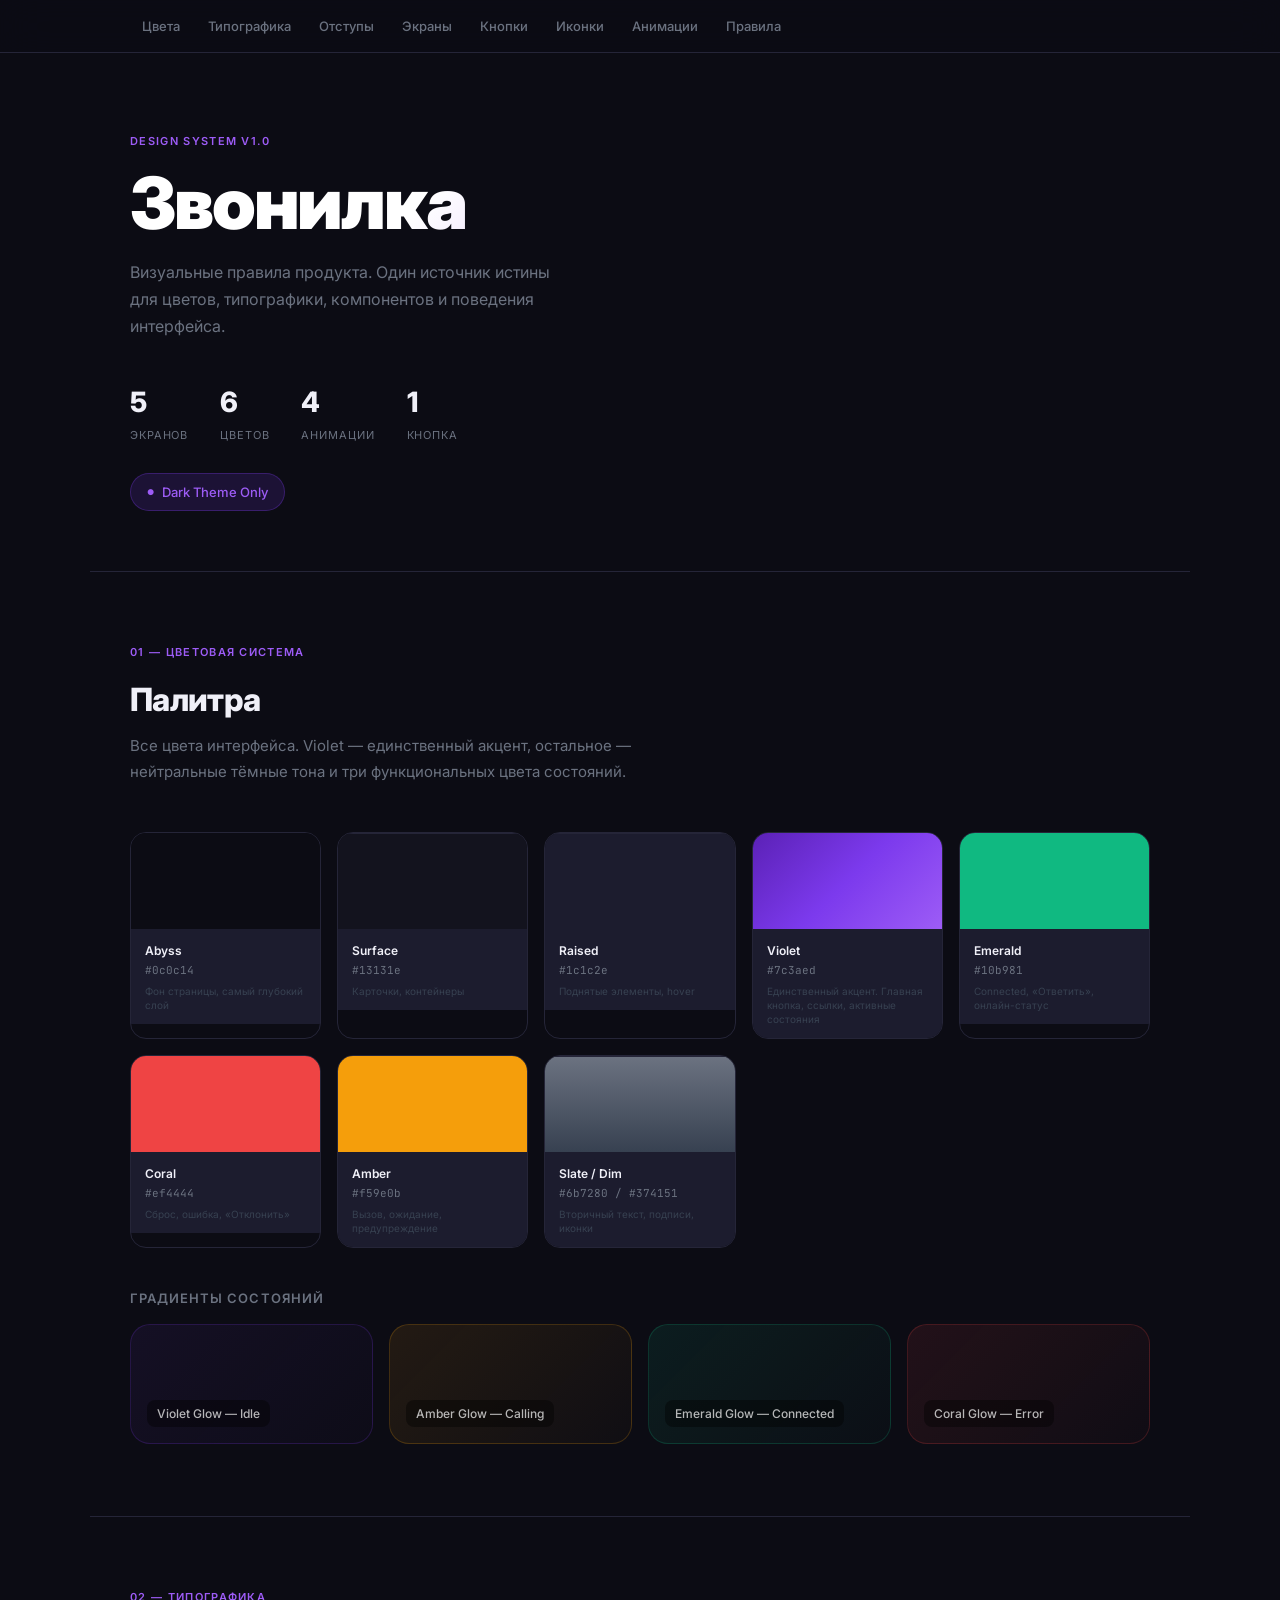
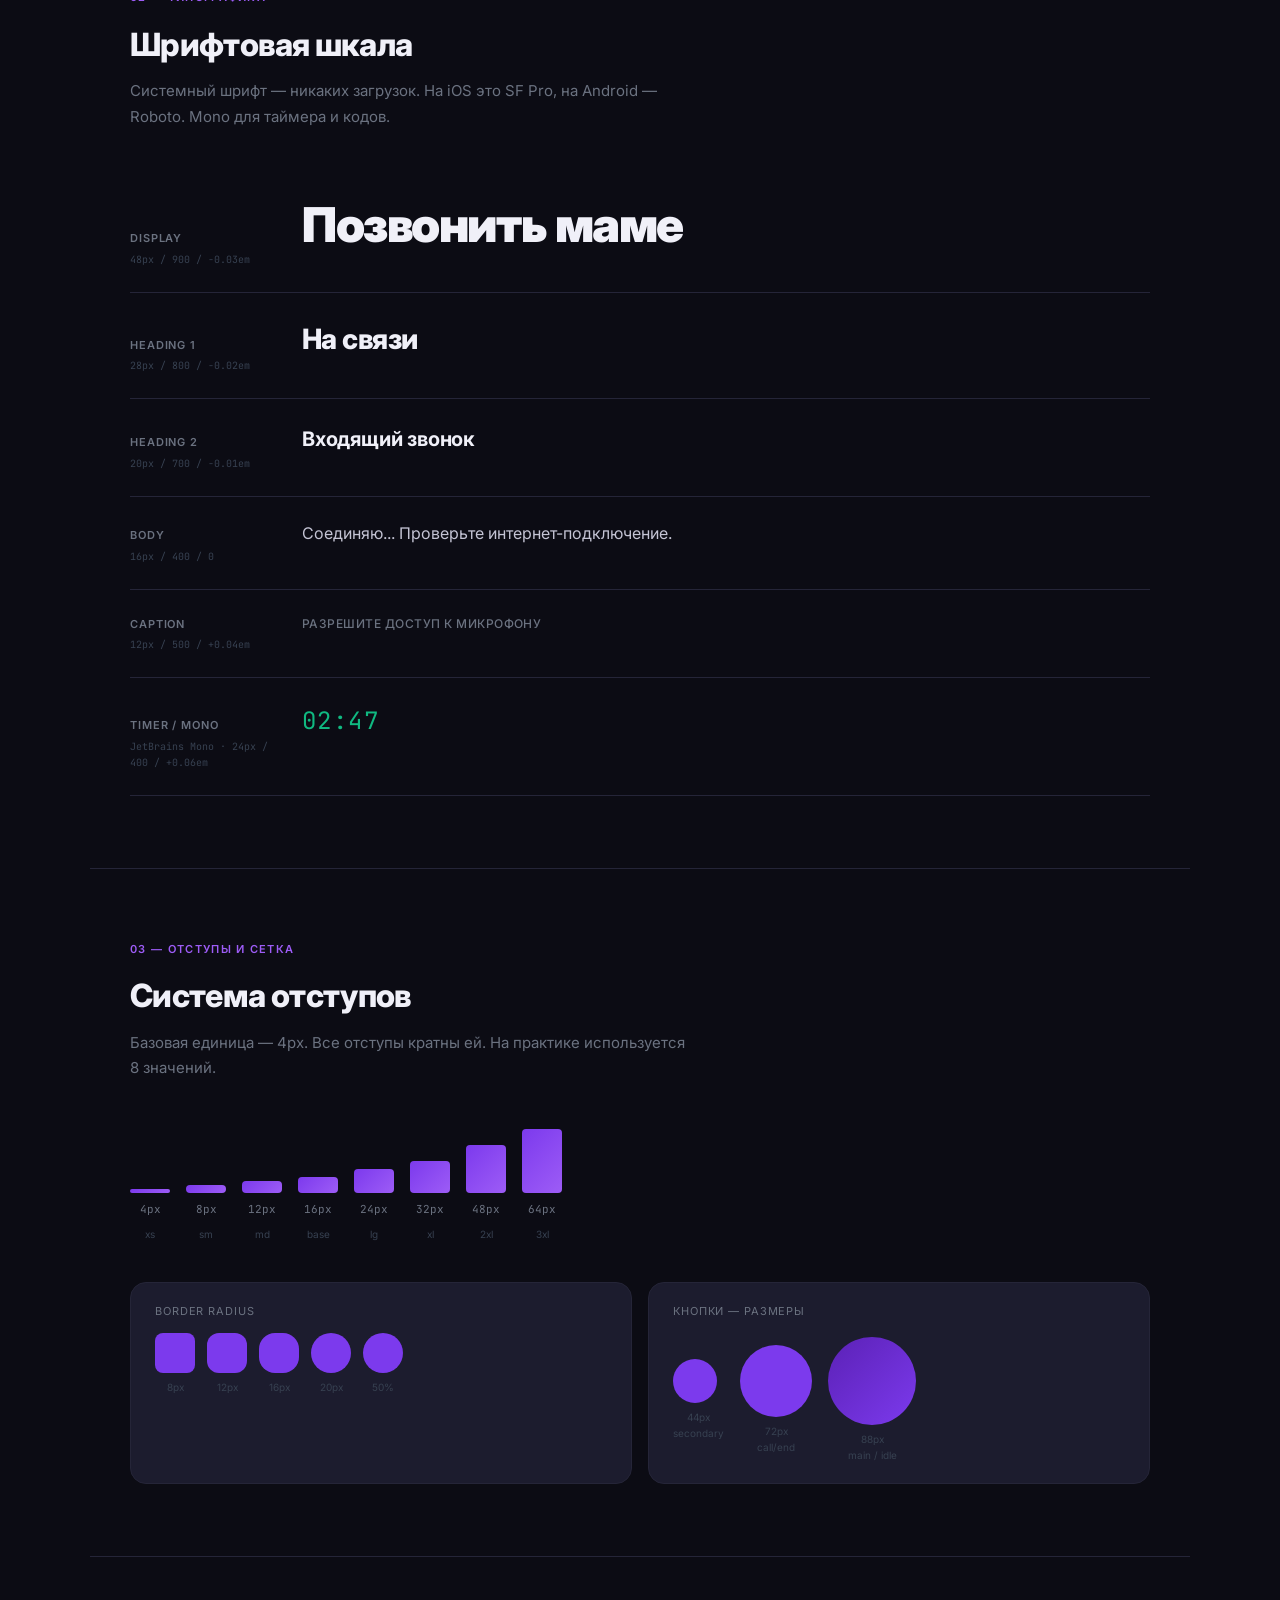
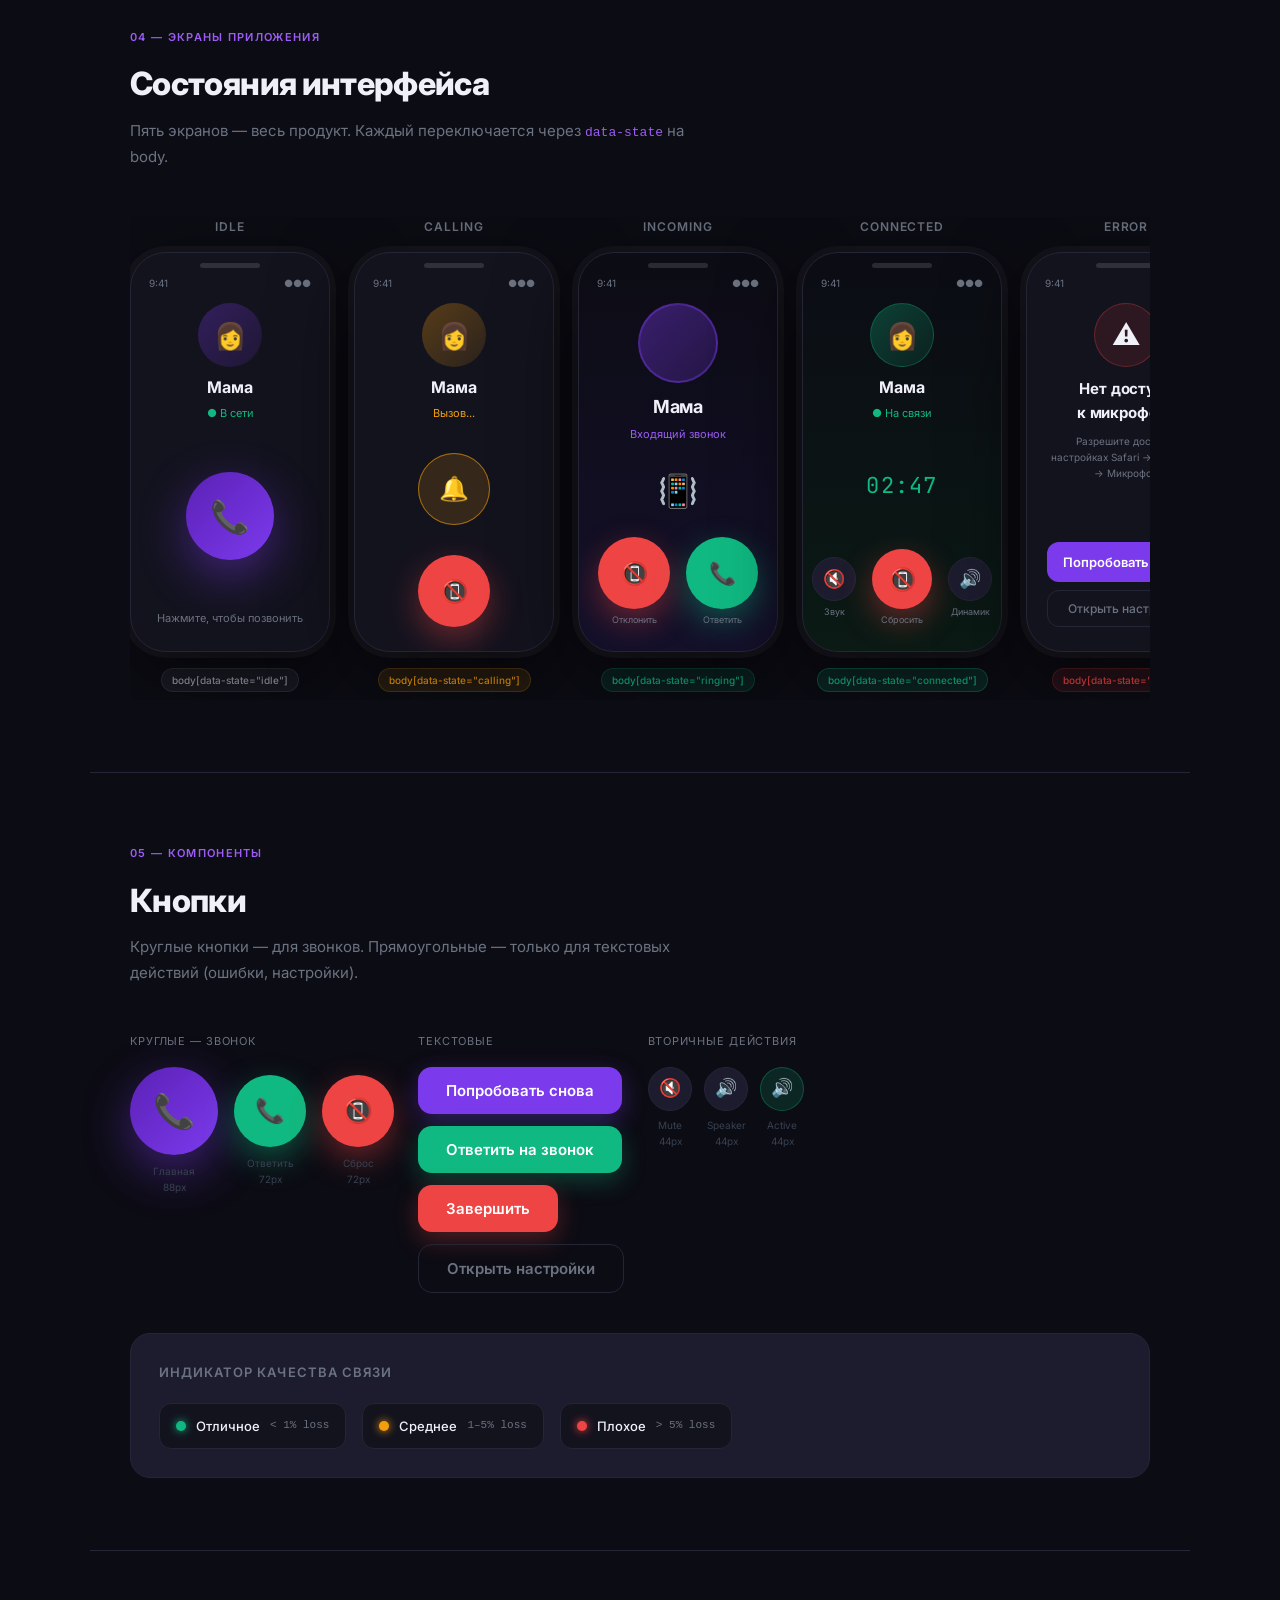
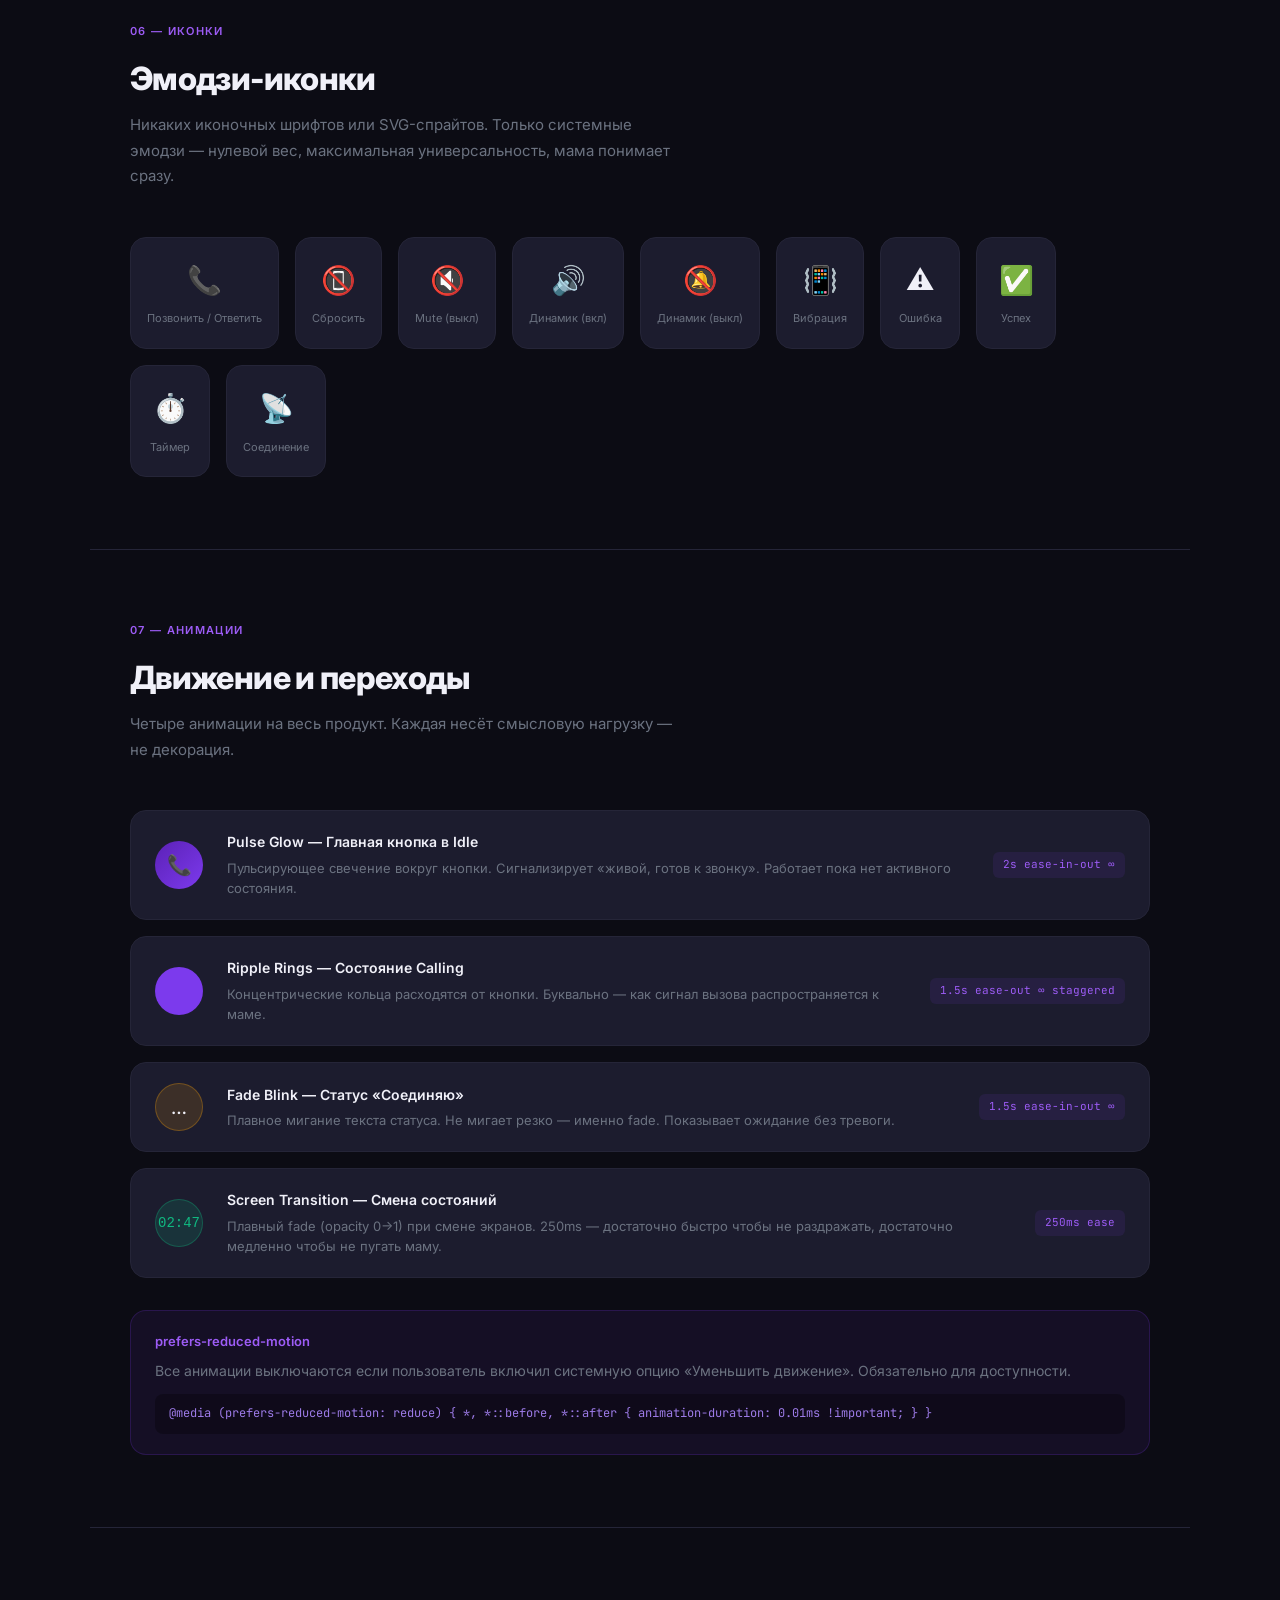
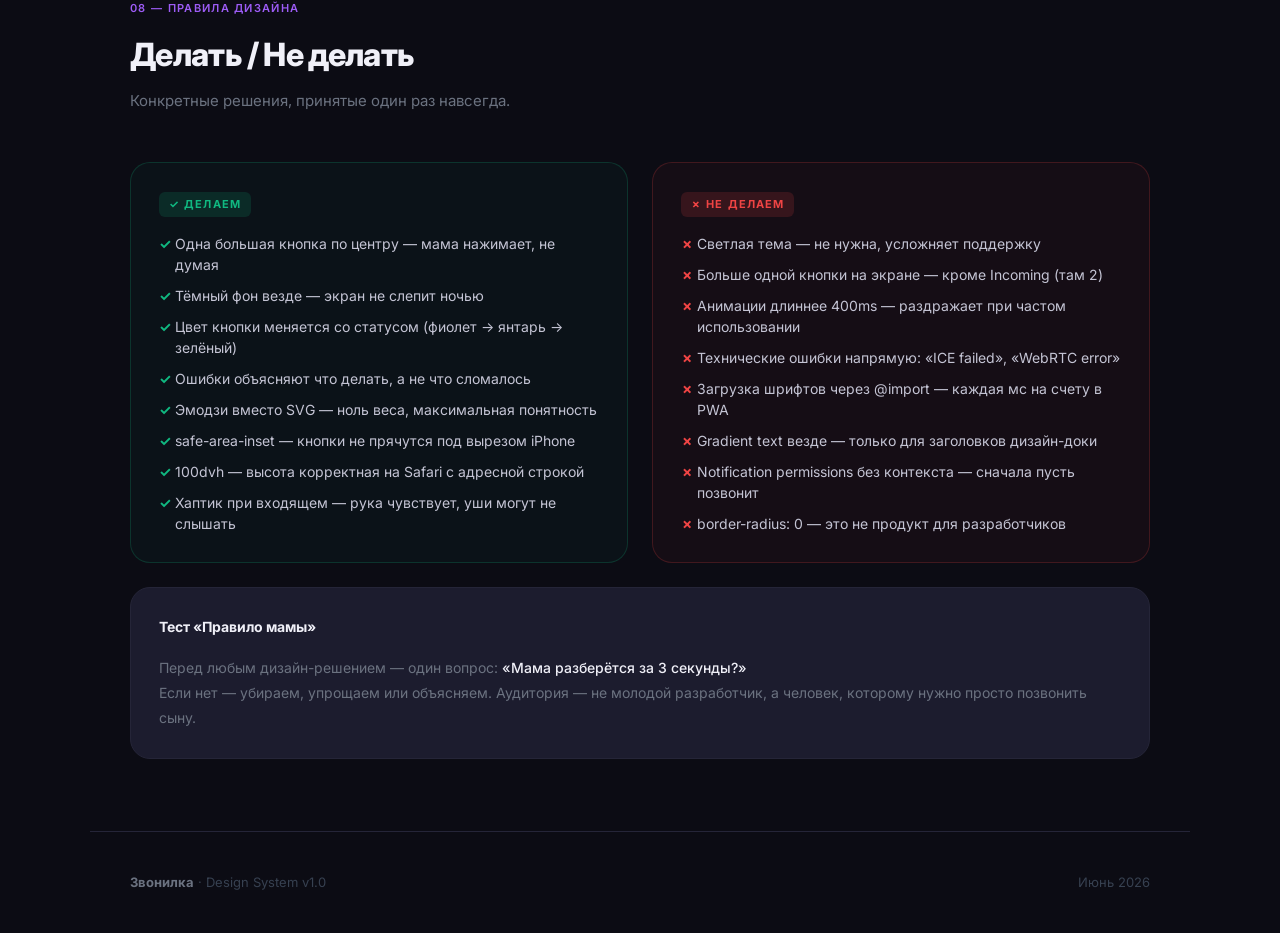
<file: .gemini/design-guideline.html>
<!DOCTYPE html>
<html lang="ru">
<head>
<meta charset="UTF-8">
<meta name="viewport" content="width=device-width, initial-scale=1.0">
<title>Звонилка — Design Guidelines</title>
<style>
  @import url('https://fonts.googleapis.com/css2?family=Inter:wght@300;400;500;600;700;800;900&family=JetBrains+Mono:wght@400;500&display=swap');

  *, *::before, *::after { box-sizing: border-box; margin: 0; padding: 0; }

  :root {
    --abyss:    #0c0c14;
    --surface:  #13131e;
    --raised:   #1c1c2e;
    --border:   #252538;
    --violet:   #7c3aed;
    --violet-l: #9d5cf6;
    --violet-d: #5b21b6;
    --emerald:  #10b981;
    --coral:    #ef4444;
    --amber:    #f59e0b;
    --text:     #f0f0f8;
    --muted:    #6b7280;
    --dim:      #374151;
  }

  html { scroll-behavior: smooth; }

  body {
    background: var(--abyss);
    color: var(--text);
    font-family: 'Inter', -apple-system, sans-serif;
    font-size: 15px;
    line-height: 1.6;
  }

  /* ── HERO ── */
  .hero {
    padding: 80px 40px 60px;
    max-width: 1100px;
    margin: 0 auto;
    display: flex;
    align-items: flex-end;
    justify-content: space-between;
    gap: 40px;
    border-bottom: 1px solid var(--border);
  }
  .hero-left { flex: 1; }
  .hero-eyebrow {
    font-size: 11px;
    font-weight: 600;
    letter-spacing: .12em;
    text-transform: uppercase;
    color: var(--violet-l);
    margin-bottom: 16px;
  }
  .hero-title {
    font-size: clamp(42px, 6vw, 72px);
    font-weight: 900;
    letter-spacing: -0.03em;
    line-height: 1;
    background: linear-gradient(135deg, #fff 30%, var(--violet-l) 100%);
    -webkit-background-clip: text;
    -webkit-text-fill-color: transparent;
    background-clip: text;
  }
  .hero-sub {
    margin-top: 20px;
    color: var(--muted);
    font-size: 16px;
    max-width: 420px;
    line-height: 1.7;
  }
  .hero-meta {
    display: flex;
    gap: 32px;
    margin-top: 40px;
  }
  .hero-stat { }
  .hero-stat-val {
    font-size: 28px;
    font-weight: 800;
    color: var(--text);
    letter-spacing: -0.02em;
  }
  .hero-stat-lbl {
    font-size: 11px;
    color: var(--muted);
    text-transform: uppercase;
    letter-spacing: .08em;
    margin-top: 2px;
  }
  .hero-badge {
    display: inline-flex;
    align-items: center;
    gap: 8px;
    background: rgba(124,58,237,.15);
    border: 1px solid rgba(124,58,237,.3);
    color: var(--violet-l);
    padding: 8px 16px;
    border-radius: 100px;
    font-size: 13px;
    font-weight: 500;
    margin-top: 28px;
  }
  .hero-badge::before { content: '●'; font-size: 8px; }

  /* ── SECTION ── */
  section {
    max-width: 1100px;
    margin: 0 auto;
    padding: 72px 40px;
    border-bottom: 1px solid var(--border);
  }
  .section-label {
    font-size: 11px;
    font-weight: 600;
    letter-spacing: .12em;
    text-transform: uppercase;
    color: var(--violet-l);
    margin-bottom: 12px;
  }
  .section-title {
    font-size: 32px;
    font-weight: 800;
    letter-spacing: -0.02em;
    margin-bottom: 8px;
  }
  .section-desc {
    color: var(--muted);
    font-size: 15px;
    max-width: 560px;
    margin-bottom: 48px;
    line-height: 1.7;
  }

  /* ── COLORS ── */
  .color-grid {
    display: grid;
    grid-template-columns: repeat(auto-fill, minmax(160px, 1fr));
    gap: 16px;
  }
  .color-card {
    border-radius: 16px;
    overflow: hidden;
    border: 1px solid var(--border);
    cursor: pointer;
    transition: transform .15s, box-shadow .15s;
  }
  .color-card:hover { transform: translateY(-2px); box-shadow: 0 12px 40px rgba(0,0,0,.4); }
  .color-swatch {
    height: 96px;
    position: relative;
  }
  .color-swatch-main { width: 100%; height: 100%; }
  .color-info {
    background: var(--raised);
    padding: 12px 14px;
  }
  .color-name { font-size: 12px; font-weight: 600; color: var(--text); }
  .color-hex {
    font-family: 'JetBrains Mono', monospace;
    font-size: 11px;
    color: var(--muted);
    margin-top: 2px;
  }
  .color-role { font-size: 10px; color: var(--dim); margin-top: 4px; line-height: 1.4; }

  /* ── TYPOGRAPHY ── */
  .type-scale { display: flex; flex-direction: column; gap: 0; }
  .type-row {
    display: flex;
    align-items: baseline;
    gap: 32px;
    padding: 24px 0;
    border-bottom: 1px solid var(--border);
  }
  .type-meta {
    width: 140px;
    flex-shrink: 0;
  }
  .type-label { font-size: 11px; font-weight: 600; color: var(--muted); text-transform: uppercase; letter-spacing: .08em; }
  .type-spec { font-size: 10px; color: var(--dim); margin-top: 4px; font-family: 'JetBrains Mono', monospace; }
  .type-sample { flex: 1; }

  /* ── SPACING ── */
  .spacing-grid { display: flex; flex-wrap: wrap; gap: 16px; align-items: flex-end; }
  .spacing-item { display: flex; flex-direction: column; align-items: center; gap: 8px; }
  .spacing-bar {
    background: linear-gradient(135deg, var(--violet), var(--violet-l));
    border-radius: 4px;
    width: 40px;
  }
  .spacing-val { font-size: 11px; font-family: 'JetBrains Mono', monospace; color: var(--muted); }
  .spacing-name { font-size: 10px; color: var(--dim); }

  /* ── PHONE MOCKUPS ── */
  .phones-row {
    display: flex;
    gap: 24px;
    overflow-x: auto;
    padding-bottom: 8px;
    scrollbar-width: none;
  }
  .phones-row::-webkit-scrollbar { display: none; }
  .phone-wrap {
    flex-shrink: 0;
    display: flex;
    flex-direction: column;
    align-items: center;
    gap: 16px;
  }
  .phone-label {
    font-size: 12px;
    font-weight: 600;
    color: var(--muted);
    text-transform: uppercase;
    letter-spacing: .08em;
  }
  .phone-state-tag {
    font-size: 10px;
    padding: 3px 10px;
    border-radius: 100px;
    font-weight: 500;
  }
  .tag-idle    { background: rgba(107,114,128,.15); color: #9ca3af; border: 1px solid rgba(107,114,128,.2); }
  .tag-calling { background: rgba(245,158,11,.12);  color: var(--amber); border: 1px solid rgba(245,158,11,.2); }
  .tag-ring    { background: rgba(16,185,129,.12);  color: var(--emerald); border: 1px solid rgba(16,185,129,.2); }
  .tag-conn    { background: rgba(16,185,129,.15);  color: var(--emerald); border: 1px solid rgba(16,185,129,.3); }
  .tag-err     { background: rgba(239,68,68,.12);   color: var(--coral); border: 1px solid rgba(239,68,68,.2); }

  .phone {
    width: 200px;
    height: 400px;
    background: var(--surface);
    border-radius: 36px;
    border: 1.5px solid var(--border);
    position: relative;
    overflow: hidden;
    box-shadow:
      0 0 0 6px rgba(255,255,255,.03),
      0 24px 80px rgba(0,0,0,.6);
    display: flex;
    flex-direction: column;
    align-items: center;
  }

  /* Notch */
  .phone::before {
    content: '';
    position: absolute;
    top: 10px;
    left: 50%;
    transform: translateX(-50%);
    width: 60px;
    height: 5px;
    background: rgba(255,255,255,.12);
    border-radius: 100px;
    z-index: 10;
  }

  /* Status bar */
  .phone-statusbar {
    width: 100%;
    display: flex;
    justify-content: space-between;
    align-items: center;
    padding: 22px 18px 0;
    font-size: 10px;
    color: var(--muted);
    flex-shrink: 0;
  }

  /* Screen area */
  .phone-screen {
    flex: 1;
    width: 100%;
    display: flex;
    flex-direction: column;
    align-items: center;
    justify-content: space-between;
    padding: 12px 20px 24px;
  }

  .phone-avatar {
    width: 64px;
    height: 64px;
    border-radius: 50%;
    display: flex;
    align-items: center;
    justify-content: center;
    font-size: 26px;
    flex-shrink: 0;
  }

  .phone-name {
    font-size: 16px;
    font-weight: 700;
    text-align: center;
    margin-top: 8px;
    letter-spacing: -0.01em;
  }
  .phone-status {
    font-size: 11px;
    color: var(--muted);
    text-align: center;
    margin-top: 4px;
  }

  .phone-big-btn {
    width: 72px;
    height: 72px;
    border-radius: 50%;
    display: flex;
    align-items: center;
    justify-content: center;
    flex-shrink: 0;
    position: relative;
  }
  .phone-big-btn svg { width: 28px; height: 28px; }

  /* Pulse rings */
  .pulse-ring {
    position: absolute;
    border-radius: 50%;
    animation: pulse-out 2s ease-out infinite;
    pointer-events: none;
  }
  .pulse-ring:nth-child(2) { animation-delay: .5s; }
  .pulse-ring:nth-child(3) { animation-delay: 1s; }
  @keyframes pulse-out {
    0%   { transform: scale(1); opacity: .4; }
    100% { transform: scale(2.2); opacity: 0; }
  }

  .phone-actions {
    display: flex;
    gap: 16px;
    align-items: center;
    flex-shrink: 0;
  }
  .phone-sm-btn {
    width: 44px;
    height: 44px;
    border-radius: 50%;
    display: flex;
    align-items: center;
    justify-content: center;
    font-size: 18px;
  }

  .phone-timer {
    font-family: 'JetBrains Mono', monospace;
    font-size: 22px;
    font-weight: 400;
    letter-spacing: .06em;
    color: var(--emerald);
  }

  /* ── BUTTONS ── */
  .btn-showcase {
    display: flex;
    flex-wrap: wrap;
    gap: 24px;
    align-items: flex-start;
  }
  .btn-group { display: flex; flex-direction: column; gap: 12px; align-items: flex-start; }
  .btn-group-label { font-size: 11px; color: var(--muted); text-transform: uppercase; letter-spacing: .08em; margin-bottom: 4px; }

  .btn {
    display: inline-flex;
    align-items: center;
    justify-content: center;
    gap: 8px;
    border: none;
    cursor: pointer;
    font-family: inherit;
    font-weight: 600;
    transition: transform .15s, opacity .15s, box-shadow .15s;
    text-decoration: none;
    white-space: nowrap;
  }
  .btn:hover { transform: translateY(-1px); }
  .btn:active { transform: translateY(0) scale(.97); }

  .btn-primary {
    background: var(--violet);
    color: #fff;
    padding: 14px 28px;
    border-radius: 14px;
    font-size: 15px;
    box-shadow: 0 8px 24px rgba(124,58,237,.35);
  }
  .btn-primary:hover { box-shadow: 0 12px 32px rgba(124,58,237,.5); }

  .btn-danger {
    background: var(--coral);
    color: #fff;
    padding: 14px 28px;
    border-radius: 14px;
    font-size: 15px;
    box-shadow: 0 8px 24px rgba(239,68,68,.3);
  }
  .btn-success {
    background: var(--emerald);
    color: #fff;
    padding: 14px 28px;
    border-radius: 14px;
    font-size: 15px;
    box-shadow: 0 8px 24px rgba(16,185,129,.3);
  }
  .btn-ghost {
    background: transparent;
    color: var(--muted);
    border: 1px solid var(--border);
    padding: 14px 28px;
    border-radius: 14px;
    font-size: 15px;
  }
  .btn-ghost:hover { border-color: var(--dim); color: var(--text); background: var(--raised); }

  .btn-call {
    width: 72px;
    height: 72px;
    border-radius: 50%;
    font-size: 28px;
    background: var(--violet);
    color: #fff;
    box-shadow: 0 0 0 0 rgba(124,58,237,.4);
  }
  .btn-call-idle {
    width: 88px;
    height: 88px;
    border-radius: 50%;
    font-size: 34px;
    background: linear-gradient(135deg, var(--violet-d), var(--violet));
    color: #fff;
    box-shadow: 0 16px 48px rgba(124,58,237,.45);
  }
  .btn-hangup {
    width: 72px;
    height: 72px;
    border-radius: 50%;
    font-size: 26px;
    background: var(--coral);
    color: #fff;
    box-shadow: 0 12px 32px rgba(239,68,68,.4);
  }
  .btn-answer {
    width: 72px;
    height: 72px;
    border-radius: 50%;
    font-size: 26px;
    background: var(--emerald);
    color: #fff;
    box-shadow: 0 12px 32px rgba(16,185,129,.4);
  }
  .btn-sm {
    padding: 8px 16px;
    border-radius: 10px;
    font-size: 13px;
  }

  /* ── ICONS SECTION ── */
  .icon-grid {
    display: flex;
    flex-wrap: wrap;
    gap: 16px;
  }
  .icon-item {
    display: flex;
    flex-direction: column;
    align-items: center;
    gap: 8px;
    padding: 20px 16px;
    background: var(--raised);
    border-radius: 16px;
    border: 1px solid var(--border);
    min-width: 80px;
  }
  .icon-item span { font-size: 28px; }
  .icon-item small { font-size: 11px; color: var(--muted); text-align: center; }

  /* ── RULES ── */
  .rules-grid {
    display: grid;
    grid-template-columns: 1fr 1fr;
    gap: 24px;
  }
  .rule-card {
    background: var(--raised);
    border-radius: 20px;
    padding: 28px;
    border: 1px solid var(--border);
  }
  .rule-card.do { border-color: rgba(16,185,129,.2); background: rgba(16,185,129,.04); }
  .rule-card.dont { border-color: rgba(239,68,68,.2); background: rgba(239,68,68,.04); }
  .rule-tag {
    display: inline-block;
    font-size: 11px;
    font-weight: 700;
    letter-spacing: .1em;
    text-transform: uppercase;
    margin-bottom: 16px;
    padding: 4px 10px;
    border-radius: 6px;
  }
  .rule-tag.do   { background: rgba(16,185,129,.15); color: var(--emerald); }
  .rule-tag.dont { background: rgba(239,68,68,.15); color: var(--coral); }
  .rule-card ul { list-style: none; display: flex; flex-direction: column; gap: 10px; }
  .rule-card li { font-size: 14px; color: #c4c4d4; line-height: 1.5; padding-left: 16px; position: relative; }
  .rule-card.do li::before   { content: '✓'; position: absolute; left: 0; color: var(--emerald); font-weight: 700; }
  .rule-card.dont li::before { content: '✗'; position: absolute; left: 0; color: var(--coral); font-weight: 700; }

  /* ── MOTION ── */
  .motion-grid { display: flex; flex-direction: column; gap: 16px; }
  .motion-row {
    display: flex;
    align-items: center;
    gap: 24px;
    padding: 20px 24px;
    background: var(--raised);
    border-radius: 16px;
    border: 1px solid var(--border);
  }
  .motion-demo {
    width: 48px;
    height: 48px;
    flex-shrink: 0;
    border-radius: 50%;
    background: var(--violet);
    display: flex;
    align-items: center;
    justify-content: center;
    font-size: 20px;
  }
  .motion-info { flex: 1; }
  .motion-name { font-weight: 600; font-size: 14px; }
  .motion-desc { font-size: 13px; color: var(--muted); margin-top: 4px; }
  .motion-code { font-family: 'JetBrains Mono', monospace; font-size: 11px; color: var(--violet-l); background: rgba(124,58,237,.1); padding: 4px 10px; border-radius: 6px; white-space: nowrap; }

  /* ── ANIMATIONS for demo ── */
  .demo-pulse { animation: pulse-btn 2s ease-in-out infinite; }
  @keyframes pulse-btn {
    0%, 100% { box-shadow: 0 16px 48px rgba(124,58,237,.45); }
    50% { box-shadow: 0 16px 48px rgba(124,58,237,.8), 0 0 0 12px rgba(124,58,237,.15); }
  }
  .demo-ripple-btn {
    background: var(--violet);
    width: 48px; height: 48px;
    border-radius: 50%;
    animation: ripple-demo 1.5s ease-out infinite;
  }
  @keyframes ripple-demo {
    0%   { box-shadow: 0 0 0 0 rgba(124,58,237,.5); }
    100% { box-shadow: 0 0 0 20px rgba(124,58,237,.0); }
  }
  .demo-fade {
    animation: fade-blink 2s ease-in-out infinite;
  }
  @keyframes fade-blink { 0%,100%{opacity:1} 50%{opacity:.3} }
  .demo-slide {
    animation: slide-up-demo 2s ease-in-out infinite;
  }
  @keyframes slide-up-demo {
    0%,100% { transform: translateY(0); opacity:1; }
    50% { transform: translateY(-6px); opacity:.6; }
  }

  /* ── GRADIENT BG DETAIL ── */
  .gradient-detail {
    display: flex;
    gap: 16px;
    flex-wrap: wrap;
  }
  .gradient-card {
    flex: 1;
    min-width: 200px;
    height: 120px;
    border-radius: 20px;
    position: relative;
    overflow: hidden;
    display: flex;
    align-items: flex-end;
    padding: 16px;
  }
  .gradient-card span {
    font-size: 12px;
    color: rgba(255,255,255,.7);
    background: rgba(0,0,0,.4);
    padding: 4px 10px;
    border-radius: 8px;
    font-weight: 500;
  }

  /* ── FOOTER ── */
  .footer {
    max-width: 1100px;
    margin: 0 auto;
    padding: 40px;
    display: flex;
    justify-content: space-between;
    align-items: center;
    color: var(--dim);
    font-size: 13px;
  }
  .footer strong { color: var(--muted); }

  /* ── NAV ── */
  .nav {
    position: sticky;
    top: 0;
    z-index: 100;
    background: rgba(12,12,20,.85);
    backdrop-filter: blur(20px);
    border-bottom: 1px solid var(--border);
  }
  .nav-inner {
    max-width: 1100px;
    margin: 0 auto;
    padding: 0 40px;
    display: flex;
    align-items: center;
    gap: 4px;
    height: 52px;
    overflow-x: auto;
    scrollbar-width: none;
  }
  .nav-inner::-webkit-scrollbar { display: none; }
  .nav-link {
    color: var(--muted);
    text-decoration: none;
    font-size: 13px;
    font-weight: 500;
    padding: 6px 12px;
    border-radius: 8px;
    white-space: nowrap;
    transition: color .15s, background .15s;
  }
  .nav-link:hover { color: var(--text); background: var(--raised); }

  /* SVG phone icons */
  svg.phone-icon { fill: none; stroke: currentColor; stroke-width: 2; stroke-linecap: round; stroke-linejoin: round; }
</style>
</head>
<body>

<!-- NAV -->
<nav class="nav">
  <div class="nav-inner">
    <a href="#colors" class="nav-link">Цвета</a>
    <a href="#typography" class="nav-link">Типографика</a>
    <a href="#spacing" class="nav-link">Отступы</a>
    <a href="#screens" class="nav-link">Экраны</a>
    <a href="#buttons" class="nav-link">Кнопки</a>
    <a href="#icons" class="nav-link">Иконки</a>
    <a href="#motion" class="nav-link">Анимации</a>
    <a href="#rules" class="nav-link">Правила</a>
  </div>
</nav>

<!-- HERO -->
<div class="hero">
  <div class="hero-left">
    <div class="hero-eyebrow">Design System v1.0</div>
    <h1 class="hero-title">Звонилка</h1>
    <p class="hero-sub">Визуальные правила продукта. Один источник истины для цветов, типографики, компонентов и поведения интерфейса.</p>
    <div class="hero-meta">
      <div class="hero-stat">
        <div class="hero-stat-val">5</div>
        <div class="hero-stat-lbl">экранов</div>
      </div>
      <div class="hero-stat">
        <div class="hero-stat-val">6</div>
        <div class="hero-stat-lbl">цветов</div>
      </div>
      <div class="hero-stat">
        <div class="hero-stat-val">4</div>
        <div class="hero-stat-lbl">анимации</div>
      </div>
      <div class="hero-stat">
        <div class="hero-stat-val">1</div>
        <div class="hero-stat-lbl">кнопка</div>
      </div>
    </div>
    <div class="hero-badge">Dark Theme Only</div>
  </div>
</div>

<!-- COLORS -->
<section id="colors">
  <div class="section-label">01 — Цветовая система</div>
  <h2 class="section-title">Палитра</h2>
  <p class="section-desc">Все цвета интерфейса. Violet — единственный акцент, остальное — нейтральные тёмные тона и три функциональных цвета состояний.</p>

  <div class="color-grid">
    <div class="color-card">
      <div class="color-swatch" style="background:#0c0c14;"></div>
      <div class="color-info">
        <div class="color-name">Abyss</div>
        <div class="color-hex">#0c0c14</div>
        <div class="color-role">Фон страницы, самый глубокий слой</div>
      </div>
    </div>
    <div class="color-card">
      <div class="color-swatch" style="background:#13131e; border-top: 1px solid #252538;"></div>
      <div class="color-info">
        <div class="color-name">Surface</div>
        <div class="color-hex">#13131e</div>
        <div class="color-role">Карточки, контейнеры</div>
      </div>
    </div>
    <div class="color-card">
      <div class="color-swatch" style="background:#1c1c2e; border-top: 1px solid #252538;"></div>
      <div class="color-info">
        <div class="color-name">Raised</div>
        <div class="color-hex">#1c1c2e</div>
        <div class="color-role">Поднятые элементы, hover</div>
      </div>
    </div>
    <div class="color-card">
      <div class="color-swatch" style="background:linear-gradient(135deg, #5b21b6, #7c3aed, #9d5cf6);"></div>
      <div class="color-info">
        <div class="color-name">Violet</div>
        <div class="color-hex">#7c3aed</div>
        <div class="color-role">Единственный акцент. Главная кнопка, ссылки, активные состояния</div>
      </div>
    </div>
    <div class="color-card">
      <div class="color-swatch" style="background:#10b981;"></div>
      <div class="color-info">
        <div class="color-name">Emerald</div>
        <div class="color-hex">#10b981</div>
        <div class="color-role">Connected, «Ответить», онлайн-статус</div>
      </div>
    </div>
    <div class="color-card">
      <div class="color-swatch" style="background:#ef4444;"></div>
      <div class="color-info">
        <div class="color-name">Coral</div>
        <div class="color-hex">#ef4444</div>
        <div class="color-role">Сброс, ошибка, «Отклонить»</div>
      </div>
    </div>
    <div class="color-card">
      <div class="color-swatch" style="background:#f59e0b;"></div>
      <div class="color-info">
        <div class="color-name">Amber</div>
        <div class="color-hex">#f59e0b</div>
        <div class="color-role">Вызов, ожидание, предупреждение</div>
      </div>
    </div>
    <div class="color-card">
      <div class="color-swatch" style="background:linear-gradient(180deg, #6b7280 0%, #374151 100%); border-top: 1px solid #252538;"></div>
      <div class="color-info">
        <div class="color-name">Slate / Dim</div>
        <div class="color-hex">#6b7280 / #374151</div>
        <div class="color-role">Вторичный текст, подписи, иконки</div>
      </div>
    </div>
  </div>

  <div style="margin-top: 40px;">
    <div style="font-size: 13px; font-weight: 600; color: var(--muted); text-transform: uppercase; letter-spacing: .08em; margin-bottom: 16px;">Градиенты состояний</div>
    <div class="gradient-detail">
      <div class="gradient-card" style="background: linear-gradient(135deg, rgba(124,58,237,.08) 0%, rgba(124,58,237,.02) 100%); border: 1px solid rgba(124,58,237,.2);">
        <span>Violet Glow — Idle</span>
      </div>
      <div class="gradient-card" style="background: linear-gradient(135deg, rgba(245,158,11,.1) 0%, rgba(245,158,11,.02) 100%); border: 1px solid rgba(245,158,11,.2);">
        <span>Amber Glow — Calling</span>
      </div>
      <div class="gradient-card" style="background: linear-gradient(135deg, rgba(16,185,129,.1) 0%, rgba(16,185,129,.02) 100%); border: 1px solid rgba(16,185,129,.2);">
        <span>Emerald Glow — Connected</span>
      </div>
      <div class="gradient-card" style="background: linear-gradient(135deg, rgba(239,68,68,.1) 0%, rgba(239,68,68,.02) 100%); border: 1px solid rgba(239,68,68,.2);">
        <span>Coral Glow — Error</span>
      </div>
    </div>
  </div>
</section>

<!-- TYPOGRAPHY -->
<section id="typography">
  <div class="section-label">02 — Типографика</div>
  <h2 class="section-title">Шрифтовая шкала</h2>
  <p class="section-desc">Системный шрифт — никаких загрузок. На iOS это SF Pro, на Android — Roboto. Mono для таймера и кодов.</p>

  <div class="type-scale">
    <div class="type-row">
      <div class="type-meta">
        <div class="type-label">Display</div>
        <div class="type-spec">48px / 900 / -0.03em</div>
      </div>
      <div class="type-sample" style="font-size: 48px; font-weight: 900; letter-spacing: -0.03em; line-height: 1;">Позвонить маме</div>
    </div>
    <div class="type-row">
      <div class="type-meta">
        <div class="type-label">Heading 1</div>
        <div class="type-spec">28px / 800 / -0.02em</div>
      </div>
      <div class="type-sample" style="font-size: 28px; font-weight: 800; letter-spacing: -0.02em;">На связи</div>
    </div>
    <div class="type-row">
      <div class="type-meta">
        <div class="type-label">Heading 2</div>
        <div class="type-spec">20px / 700 / -0.01em</div>
      </div>
      <div class="type-sample" style="font-size: 20px; font-weight: 700; letter-spacing: -0.01em;">Входящий звонок</div>
    </div>
    <div class="type-row">
      <div class="type-meta">
        <div class="type-label">Body</div>
        <div class="type-spec">16px / 400 / 0</div>
      </div>
      <div class="type-sample" style="font-size: 16px; font-weight: 400; color: #c4c4d4;">Соединяю... Проверьте интернет-подключение.</div>
    </div>
    <div class="type-row">
      <div class="type-meta">
        <div class="type-label">Caption</div>
        <div class="type-spec">12px / 500 / +0.04em</div>
      </div>
      <div class="type-sample" style="font-size: 12px; font-weight: 500; letter-spacing: .04em; color: #6b7280; text-transform: uppercase;">Разрешите доступ к микрофону</div>
    </div>
    <div class="type-row">
      <div class="type-meta">
        <div class="type-label">Timer / Mono</div>
        <div class="type-spec">JetBrains Mono · 24px / 400 / +0.06em</div>
      </div>
      <div class="type-sample" style="font-family: 'JetBrains Mono', monospace; font-size: 24px; color: var(--emerald); letter-spacing: .06em;">02:47</div>
    </div>
  </div>
</section>

<!-- SPACING -->
<section id="spacing">
  <div class="section-label">03 — Отступы и сетка</div>
  <h2 class="section-title">Система отступов</h2>
  <p class="section-desc">Базовая единица — 4px. Все отступы кратны ей. На практике используется 8 значений.</p>
  <div class="spacing-grid">
    <div class="spacing-item">
      <div class="spacing-bar" style="height: 4px;"></div>
      <div class="spacing-val">4px</div>
      <div class="spacing-name">xs</div>
    </div>
    <div class="spacing-item">
      <div class="spacing-bar" style="height: 8px;"></div>
      <div class="spacing-val">8px</div>
      <div class="spacing-name">sm</div>
    </div>
    <div class="spacing-item">
      <div class="spacing-bar" style="height: 12px;"></div>
      <div class="spacing-val">12px</div>
      <div class="spacing-name">md</div>
    </div>
    <div class="spacing-item">
      <div class="spacing-bar" style="height: 16px;"></div>
      <div class="spacing-val">16px</div>
      <div class="spacing-name">base</div>
    </div>
    <div class="spacing-item">
      <div class="spacing-bar" style="height: 24px;"></div>
      <div class="spacing-val">24px</div>
      <div class="spacing-name">lg</div>
    </div>
    <div class="spacing-item">
      <div class="spacing-bar" style="height: 32px;"></div>
      <div class="spacing-val">32px</div>
      <div class="spacing-name">xl</div>
    </div>
    <div class="spacing-item">
      <div class="spacing-bar" style="height: 48px;"></div>
      <div class="spacing-val">48px</div>
      <div class="spacing-name">2xl</div>
    </div>
    <div class="spacing-item">
      <div class="spacing-bar" style="height: 64px;"></div>
      <div class="spacing-val">64px</div>
      <div class="spacing-name">3xl</div>
    </div>
  </div>

  <div style="margin-top: 40px; display: flex; gap: 16px; flex-wrap: wrap;">
    <div style="background: var(--raised); border: 1px solid var(--border); border-radius: 16px; padding: 20px 24px; flex: 1; min-width: 200px;">
      <div style="font-size: 11px; color: var(--muted); text-transform: uppercase; letter-spacing: .08em; margin-bottom: 8px;">Border Radius</div>
      <div style="display: flex; gap: 12px; flex-wrap: wrap; margin-top: 12px;">
        <div style="text-align: center;">
          <div style="width: 40px; height: 40px; background: var(--violet); border-radius: 8px; margin-bottom: 6px;"></div>
          <div style="font-size: 10px; color: var(--dim);">8px</div>
        </div>
        <div style="text-align: center;">
          <div style="width: 40px; height: 40px; background: var(--violet); border-radius: 12px; margin-bottom: 6px;"></div>
          <div style="font-size: 10px; color: var(--dim);">12px</div>
        </div>
        <div style="text-align: center;">
          <div style="width: 40px; height: 40px; background: var(--violet); border-radius: 16px; margin-bottom: 6px;"></div>
          <div style="font-size: 10px; color: var(--dim);">16px</div>
        </div>
        <div style="text-align: center;">
          <div style="width: 40px; height: 40px; background: var(--violet); border-radius: 20px; margin-bottom: 6px;"></div>
          <div style="font-size: 10px; color: var(--dim);">20px</div>
        </div>
        <div style="text-align: center;">
          <div style="width: 40px; height: 40px; background: var(--violet); border-radius: 50%; margin-bottom: 6px;"></div>
          <div style="font-size: 10px; color: var(--dim);">50%</div>
        </div>
      </div>
    </div>
    <div style="background: var(--raised); border: 1px solid var(--border); border-radius: 16px; padding: 20px 24px; flex: 1; min-width: 200px;">
      <div style="font-size: 11px; color: var(--muted); text-transform: uppercase; letter-spacing: .08em; margin-bottom: 8px;">Кнопки — размеры</div>
      <div style="display: flex; align-items: center; gap: 16px; margin-top: 16px; flex-wrap: wrap;">
        <div style="text-align: center;">
          <div style="width: 44px; height: 44px; background: var(--violet); border-radius: 50%;"></div>
          <div style="font-size: 10px; color: var(--dim); margin-top: 6px;">44px<br>secondary</div>
        </div>
        <div style="text-align: center;">
          <div style="width: 72px; height: 72px; background: var(--violet); border-radius: 50%;"></div>
          <div style="font-size: 10px; color: var(--dim); margin-top: 6px;">72px<br>call/end</div>
        </div>
        <div style="text-align: center;">
          <div style="width: 88px; height: 88px; background: linear-gradient(135deg, #5b21b6, #7c3aed); border-radius: 50%;"></div>
          <div style="font-size: 10px; color: var(--dim); margin-top: 6px;">88px<br>main / idle</div>
        </div>
      </div>
    </div>
  </div>
</section>

<!-- SCREENS -->
<section id="screens">
  <div class="section-label">04 — Экраны приложения</div>
  <h2 class="section-title">Состояния интерфейса</h2>
  <p class="section-desc">Пять экранов — весь продукт. Каждый переключается через <code style="font-family: monospace; font-size: 13px; color: var(--violet-l);">data-state</code> на body.</p>

  <div class="phones-row">

    <!-- IDLE -->
    <div class="phone-wrap">
      <div class="phone-label">Idle</div>
      <div class="phone">
        <div class="phone-statusbar">
          <span>9:41</span>
          <span>●●●</span>
        </div>
        <div class="phone-screen">
          <div style="text-align: center;">
            <div style="width: 64px; height: 64px; border-radius: 50%; background: linear-gradient(135deg, rgba(124,58,237,.3), rgba(124,58,237,.1)); display:flex;align-items:center;justify-content:center;font-size:26px;margin:0 auto;">👩</div>
            <div class="phone-name">Мама</div>
            <div class="phone-status" style="color: var(--emerald);">● В сети</div>
          </div>
          <div style="position: relative; display: flex; align-items: center; justify-content: center;">
            <div class="pulse-ring" style="width:88px;height:88px;border:1.5px solid rgba(124,58,237,.25);"></div>
            <div class="pulse-ring" style="width:88px;height:88px;border:1.5px solid rgba(124,58,237,.15);"></div>
            <button class="btn btn-call-idle demo-pulse" style="font-size: 32px; position:relative; z-index:1;">📞</button>
          </div>
          <div style="font-size: 11px; color: var(--muted); text-align: center;">Нажмите, чтобы позвонить</div>
        </div>
      </div>
      <div class="phone-state-tag tag-idle">body[data-state="idle"]</div>
    </div>

    <!-- CALLING -->
    <div class="phone-wrap">
      <div class="phone-label">Calling</div>
      <div class="phone">
        <div class="phone-statusbar">
          <span>9:41</span>
          <span>●●●</span>
        </div>
        <div class="phone-screen">
          <div style="text-align: center;">
            <div style="width: 64px; height: 64px; border-radius: 50%; background: linear-gradient(135deg, rgba(245,158,11,.3), rgba(245,158,11,.1)); display:flex;align-items:center;justify-content:center;font-size:26px;margin:0 auto;">👩</div>
            <div class="phone-name">Мама</div>
            <div class="phone-status demo-fade" style="color: var(--amber);">Вызов...</div>
          </div>
          <div style="display: flex; flex-direction: column; align-items: center; gap: 12px;">
            <div style="position: relative; display: flex; align-items: center; justify-content: center;">
              <div class="pulse-ring" style="width:72px;height:72px;border:1.5px solid rgba(245,158,11,.3);"></div>
              <div class="pulse-ring" style="width:72px;height:72px;border:1.5px solid rgba(245,158,11,.15);"></div>
              <div style="width:72px;height:72px;border-radius:50%;background:rgba(245,158,11,.15);border:1.5px solid rgba(245,158,11,.3);display:flex;align-items:center;justify-content:center;font-size:24px;position:relative;z-index:1;">🔔</div>
            </div>
          </div>
          <div class="phone-actions">
            <button class="btn btn-hangup" style="font-size: 22px;">📵</button>
          </div>
        </div>
      </div>
      <div class="phone-state-tag tag-calling">body[data-state="calling"]</div>
    </div>

    <!-- RINGING / INCOMING -->
    <div class="phone-wrap">
      <div class="phone-label">Incoming</div>
      <div class="phone" style="background: linear-gradient(180deg, #0c0c14 0%, #14102a 100%);">
        <div class="phone-statusbar">
          <span>9:41</span>
          <span>●●●</span>
        </div>
        <div class="phone-screen">
          <div style="text-align: center;">
            <div style="width: 80px; height: 80px; border-radius: 50%; background: linear-gradient(135deg, rgba(124,58,237,.4), rgba(124,58,237,.2)); display:flex;align-items:center;justify-content:center;font-size:36px;margin:0 auto;border: 2px solid rgba(124,58,237,.4);"></div>
            <div class="phone-name" style="font-size: 18px; margin-top: 10px;">Мама</div>
            <div class="phone-status demo-fade" style="color: var(--violet-l);">Входящий звонок</div>
          </div>
          <div style="display: flex; flex-direction: column; align-items: center; gap: 8px;">
            <div style="font-size: 32px;" class="demo-slide">📳</div>
          </div>
          <div class="phone-actions">
            <div style="display: flex; flex-direction: column; align-items: center; gap: 4px;">
              <button class="btn btn-hangup" style="font-size: 22px;">📵</button>
              <span style="font-size: 9px; color: var(--muted);">Отклонить</span>
            </div>
            <div style="display: flex; flex-direction: column; align-items: center; gap: 4px;">
              <button class="btn btn-answer" style="font-size: 22px;">📞</button>
              <span style="font-size: 9px; color: var(--muted);">Ответить</span>
            </div>
          </div>
        </div>
      </div>
      <div class="phone-state-tag tag-ring">body[data-state="ringing"]</div>
    </div>

    <!-- CONNECTED -->
    <div class="phone-wrap">
      <div class="phone-label">Connected</div>
      <div class="phone" style="background: linear-gradient(180deg, #0c0c14 0%, #0a1a14 100%);">
        <div class="phone-statusbar">
          <span>9:41</span>
          <span>●●●</span>
        </div>
        <div class="phone-screen">
          <div style="text-align: center;">
            <div style="width: 64px; height: 64px; border-radius: 50%; background: linear-gradient(135deg, rgba(16,185,129,.3), rgba(16,185,129,.1)); display:flex;align-items:center;justify-content:center;font-size:26px;margin:0 auto;border: 1.5px solid rgba(16,185,129,.3);">👩</div>
            <div class="phone-name">Мама</div>
            <div class="phone-status" style="color: var(--emerald);">● На связи</div>
          </div>
          <div class="phone-timer">02:47</div>
          <div class="phone-actions">
            <div style="display: flex; flex-direction: column; align-items: center; gap: 4px;">
              <div class="phone-sm-btn" style="background: var(--raised); border: 1px solid var(--border);">🔇</div>
              <span style="font-size: 9px; color: var(--muted);">Звук</span>
            </div>
            <div style="display: flex; flex-direction: column; align-items: center; gap: 4px;">
              <button class="btn btn-hangup" style="font-size: 22px; width: 60px; height: 60px;">📵</button>
              <span style="font-size: 9px; color: var(--muted);">Сбросить</span>
            </div>
            <div style="display: flex; flex-direction: column; align-items: center; gap: 4px;">
              <div class="phone-sm-btn" style="background: var(--raised); border: 1px solid var(--border);">🔊</div>
              <span style="font-size: 9px; color: var(--muted);">Динамик</span>
            </div>
          </div>
        </div>
      </div>
      <div class="phone-state-tag tag-conn">body[data-state="connected"]</div>
    </div>

    <!-- ERROR -->
    <div class="phone-wrap">
      <div class="phone-label">Error</div>
      <div class="phone">
        <div class="phone-statusbar">
          <span>9:41</span>
          <span>●●●</span>
        </div>
        <div class="phone-screen">
          <div style="text-align: center;">
            <div style="width: 64px; height: 64px; border-radius: 50%; background: rgba(239,68,68,.12); display:flex;align-items:center;justify-content:center;font-size:28px;margin:0 auto;border: 1.5px solid rgba(239,68,68,.3);">⚠️</div>
            <div class="phone-name" style="font-size: 15px; margin-top: 10px;">Нет доступа<br>к микрофону</div>
            <div class="phone-status" style="color: var(--muted); font-size: 10px; margin-top: 8px;">Разрешите доступ в настройках Safari → Звонилка → Микрофон</div>
          </div>
          <div></div>
          <div style="display: flex; flex-direction: column; gap: 8px; width: 100%;">
            <button style="background: var(--violet); color: #fff; border: none; border-radius: 12px; padding: 12px; font-size: 13px; font-weight: 600; font-family: inherit; cursor: pointer;">Попробовать снова</button>
            <button style="background: transparent; color: var(--muted); border: 1px solid var(--border); border-radius: 12px; padding: 10px; font-size: 12px; font-weight: 500; font-family: inherit; cursor: pointer;">Открыть настройки</button>
          </div>
        </div>
      </div>
      <div class="phone-state-tag tag-err">body[data-state="failed"]</div>
    </div>

  </div>
</section>

<!-- BUTTONS -->
<section id="buttons">
  <div class="section-label">05 — Компоненты</div>
  <h2 class="section-title">Кнопки</h2>
  <p class="section-desc">Круглые кнопки — для звонков. Прямоугольные — только для текстовых действий (ошибки, настройки).</p>

  <div class="btn-showcase">
    <div class="btn-group">
      <div class="btn-group-label">Круглые — звонок</div>
      <div style="display: flex; gap: 16px; align-items: center;">
        <div style="text-align: center;">
          <button class="btn btn-call-idle" style="font-size: 34px;">📞</button>
          <div style="font-size: 10px; color: var(--dim); margin-top: 8px;">Главная<br>88px</div>
        </div>
        <div style="text-align: center;">
          <button class="btn btn-answer" style="font-size: 24px;">📞</button>
          <div style="font-size: 10px; color: var(--dim); margin-top: 8px;">Ответить<br>72px</div>
        </div>
        <div style="text-align: center;">
          <button class="btn btn-hangup" style="font-size: 24px;">📵</button>
          <div style="font-size: 10px; color: var(--dim); margin-top: 8px;">Сброс<br>72px</div>
        </div>
      </div>
    </div>

    <div class="btn-group">
      <div class="btn-group-label">Текстовые</div>
      <button class="btn btn-primary">Попробовать снова</button>
      <button class="btn btn-success">Ответить на звонок</button>
      <button class="btn btn-danger">Завершить</button>
      <button class="btn btn-ghost">Открыть настройки</button>
    </div>

    <div class="btn-group">
      <div class="btn-group-label">Вторичные действия</div>
      <div style="display: flex; gap: 12px; flex-wrap: wrap;">
        <div style="text-align: center;">
          <div class="phone-sm-btn" style="background: var(--raised); border: 1px solid var(--border);">🔇</div>
          <div style="font-size: 10px; color: var(--dim); margin-top: 6px;">Mute<br>44px</div>
        </div>
        <div style="text-align: center;">
          <div class="phone-sm-btn" style="background: var(--raised); border: 1px solid var(--border);">🔊</div>
          <div style="font-size: 10px; color: var(--dim); margin-top: 6px;">Speaker<br>44px</div>
        </div>
        <div style="text-align: center;">
          <div class="phone-sm-btn" style="background: rgba(16,185,129,.15); border: 1px solid rgba(16,185,129,.3);">🔊</div>
          <div style="font-size: 10px; color: var(--dim); margin-top: 6px;">Active<br>44px</div>
        </div>
      </div>
    </div>
  </div>

  <div style="margin-top: 40px; background: var(--raised); border: 1px solid var(--border); border-radius: 20px; padding: 28px;">
    <div style="font-size: 13px; font-weight: 600; color: var(--muted); text-transform: uppercase; letter-spacing: .08em; margin-bottom: 20px;">Индикатор качества связи</div>
    <div style="display: flex; gap: 16px; flex-wrap: wrap;">
      <div style="display: flex; align-items: center; gap: 10px; background: var(--surface); border: 1px solid var(--border); padding: 12px 16px; border-radius: 12px;">
        <div style="width: 10px; height: 10px; border-radius: 50%; background: var(--emerald); box-shadow: 0 0 8px var(--emerald);"></div>
        <span style="font-size: 13px; font-weight: 500;">Отличное</span>
        <span style="font-size: 11px; color: var(--muted); font-family: monospace;">&lt; 1% loss</span>
      </div>
      <div style="display: flex; align-items: center; gap: 10px; background: var(--surface); border: 1px solid var(--border); padding: 12px 16px; border-radius: 12px;">
        <div style="width: 10px; height: 10px; border-radius: 50%; background: var(--amber); box-shadow: 0 0 8px var(--amber);"></div>
        <span style="font-size: 13px; font-weight: 500;">Среднее</span>
        <span style="font-size: 11px; color: var(--muted); font-family: monospace;">1–5% loss</span>
      </div>
      <div style="display: flex; align-items: center; gap: 10px; background: var(--surface); border: 1px solid var(--border); padding: 12px 16px; border-radius: 12px;">
        <div style="width: 10px; height: 10px; border-radius: 50%; background: var(--coral); box-shadow: 0 0 8px var(--coral);"></div>
        <span style="font-size: 13px; font-weight: 500;">Плохое</span>
        <span style="font-size: 11px; color: var(--muted); font-family: monospace;">&gt; 5% loss</span>
      </div>
    </div>
  </div>
</section>

<!-- ICONS -->
<section id="icons">
  <div class="section-label">06 — Иконки</div>
  <h2 class="section-title">Эмодзи-иконки</h2>
  <p class="section-desc">Никаких иконочных шрифтов или SVG-спрайтов. Только системные эмодзи — нулевой вес, максимальная универсальность, мама понимает сразу.</p>
  <div class="icon-grid">
    <div class="icon-item"><span>📞</span><small>Позвонить / Ответить</small></div>
    <div class="icon-item"><span>📵</span><small>Сбросить</small></div>
    <div class="icon-item"><span>🔇</span><small>Mute (выкл)</small></div>
    <div class="icon-item"><span>🔊</span><small>Динамик (вкл)</small></div>
    <div class="icon-item"><span>🔕</span><small>Динамик (выкл)</small></div>
    <div class="icon-item"><span>📳</span><small>Вибрация</small></div>
    <div class="icon-item"><span>⚠️</span><small>Ошибка</small></div>
    <div class="icon-item"><span>✅</span><small>Успех</small></div>
    <div class="icon-item"><span>⏱️</span><small>Таймер</small></div>
    <div class="icon-item"><span>📡</span><small>Соединение</small></div>
  </div>
</section>

<!-- MOTION -->
<section id="motion">
  <div class="section-label">07 — Анимации</div>
  <h2 class="section-title">Движение и переходы</h2>
  <p class="section-desc">Четыре анимации на весь продукт. Каждая несёт смысловую нагрузку — не декорация.</p>

  <div class="motion-grid">
    <div class="motion-row">
      <div class="motion-demo" style="animation: pulse-btn 2s ease-in-out infinite; background: linear-gradient(135deg, #5b21b6, #7c3aed);">📞</div>
      <div class="motion-info">
        <div class="motion-name">Pulse Glow — Главная кнопка в Idle</div>
        <div class="motion-desc">Пульсирующее свечение вокруг кнопки. Сигнализирует «живой, готов к звонку». Работает пока нет активного состояния.</div>
      </div>
      <div class="motion-code">2s ease-in-out ∞</div>
    </div>
    <div class="motion-row">
      <div class="motion-demo demo-ripple-btn"></div>
      <div class="motion-info">
        <div class="motion-name">Ripple Rings — Состояние Calling</div>
        <div class="motion-desc">Концентрические кольца расходятся от кнопки. Буквально — как сигнал вызова распространяется к маме.</div>
      </div>
      <div class="motion-code">1.5s ease-out ∞ staggered</div>
    </div>
    <div class="motion-row">
      <div class="motion-demo" style="background: rgba(245,158,11,.15); border: 1px solid rgba(245,158,11,.3);">
        <span style="font-size: 20px; animation: fade-blink 1.5s ease-in-out infinite; display: block;">…</span>
      </div>
      <div class="motion-info">
        <div class="motion-name">Fade Blink — Статус «Соединяю»</div>
        <div class="motion-desc">Плавное мигание текста статуса. Не мигает резко — именно fade. Показывает ожидание без тревоги.</div>
      </div>
      <div class="motion-code">1.5s ease-in-out ∞</div>
    </div>
    <div class="motion-row">
      <div class="motion-demo" style="background: rgba(16,185,129,.15); border: 1px solid rgba(16,185,129,.3); font-family: monospace; font-size: 14px; color: var(--emerald);">
        <span style="animation: fade-blink 3s ease-in-out infinite;">02:47</span>
      </div>
      <div class="motion-info">
        <div class="motion-name">Screen Transition — Смена состояний</div>
        <div class="motion-desc">Плавный fade (opacity 0→1) при смене экранов. 250ms — достаточно быстро чтобы не раздражать, достаточно медленно чтобы не пугать маму.</div>
      </div>
      <div class="motion-code">250ms ease</div>
    </div>
  </div>

  <div style="margin-top: 32px; background: rgba(124,58,237,.08); border: 1px solid rgba(124,58,237,.2); border-radius: 16px; padding: 20px 24px;">
    <div style="font-size: 13px; font-weight: 600; color: var(--violet-l); margin-bottom: 8px;">prefers-reduced-motion</div>
    <div style="font-size: 14px; color: var(--muted); line-height: 1.6;">Все анимации выключаются если пользователь включил системную опцию «Уменьшить движение». Обязательно для доступности.</div>
    <div style="font-family: 'JetBrains Mono', monospace; font-size: 12px; color: #9d7be8; margin-top: 12px; background: rgba(0,0,0,.3); padding: 10px 14px; border-radius: 8px;">@media (prefers-reduced-motion: reduce) { *, *::before, *::after { animation-duration: 0.01ms !important; } }</div>
  </div>
</section>

<!-- DO / DONT -->
<section id="rules">
  <div class="section-label">08 — Правила дизайна</div>
  <h2 class="section-title">Делать / Не делать</h2>
  <p class="section-desc">Конкретные решения, принятые один раз навсегда.</p>

  <div class="rules-grid">
    <div class="rule-card do">
      <div class="rule-tag do">✓ Делаем</div>
      <ul>
        <li>Одна большая кнопка по центру — мама нажимает, не думая</li>
        <li>Тёмный фон везде — экран не слепит ночью</li>
        <li>Цвет кнопки меняется со статусом (фиолет → янтарь → зелёный)</li>
        <li>Ошибки объясняют что делать, а не что сломалось</li>
        <li>Эмодзи вместо SVG — ноль веса, максимальная понятность</li>
        <li>safe-area-inset — кнопки не прячутся под вырезом iPhone</li>
        <li>100dvh — высота корректная на Safari с адресной строкой</li>
        <li>Хаптик при входящем — рука чувствует, уши могут не слышать</li>
      </ul>
    </div>
    <div class="rule-card dont">
      <div class="rule-tag dont">✗ Не делаем</div>
      <ul>
        <li>Светлая тема — не нужна, усложняет поддержку</li>
        <li>Больше одной кнопки на экране — кроме Incoming (там 2)</li>
        <li>Анимации длиннее 400ms — раздражает при частом использовании</li>
        <li>Технические ошибки напрямую: «ICE failed», «WebRTC error»</li>
        <li>Загрузка шрифтов через @import — каждая мс на счету в PWA</li>
        <li>Gradient text везде — только для заголовков дизайн-доки</li>
        <li>Notification permissions без контекста — сначала пусть позвонит</li>
        <li>border-radius: 0 — это не продукт для разработчиков</li>
      </ul>
    </div>
  </div>

  <div style="margin-top: 24px; background: var(--raised); border: 1px solid var(--border); border-radius: 20px; padding: 28px;">
    <div style="font-size: 14px; font-weight: 700; margin-bottom: 16px;">Тест «Правило мамы»</div>
    <div style="font-size: 14px; color: var(--muted); line-height: 1.8;">
      Перед любым дизайн-решением — один вопрос: <span style="color: var(--text); font-weight: 500;">«Мама разберётся за 3 секунды?»</span><br>
      Если нет — убираем, упрощаем или объясняем. Аудитория — не молодой разработчик, а человек, которому нужно просто позвонить сыну.
    </div>
  </div>
</section>

<div class="footer">
  <div><strong>Звонилка</strong> · Design System v1.0</div>
  <div>Июнь 2026</div>
</div>

</body>
</html>
</file>
